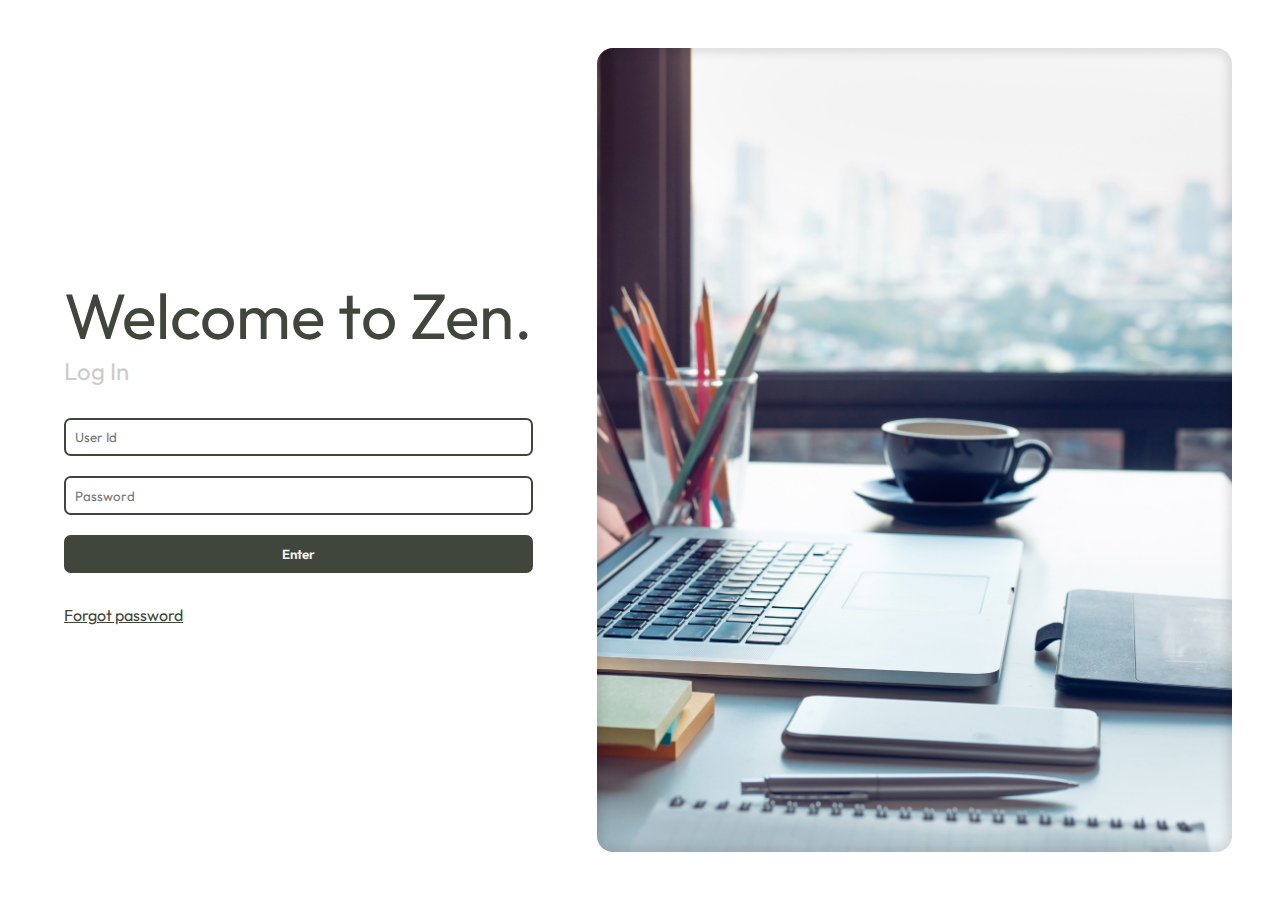
<file: index.html>
<!DOCTYPE html>
<html lang="en">

<head>
	<meta charset="utf-8">
	<title>Zen.</title>
	<meta name="viewport" content="width=device-width, initial-scale=1">
	<link rel="shortcut icon" href="Assets/Images/zen.png" type="image/x-icon">
	<link rel="preconnect" href="https://fonts.googleapis.com">
	<link rel="preconnect" href="https://fonts.gstatic.com" crossorigin>
	<link href="https://fonts.googleapis.com/css2?family=Outfit:wght@300;400;600&display=swap" rel="stylesheet">  
	<link rel="stylesheet" href="CSS/main.css">
	<link rel="stylesheet" href="CSS/login.css">
	<script src="JS/login.js"></script>
</head>

<body>
	<div id="login_page">
		<!-- Login sidebar -->
		<div id="login_dialog">
			<!-- Login header -->
			<div id="login_header">
				<div id="login_heading">Welcome to Zen.</div>
				<div id="login_subheading">Log In</div>
			</div>

			<!-- Login form -->
			<div id="login_form_container">
				<form id="login_form" action="home.html" method="post">
					<input type="email" placeholder="User Id">
					<input type="password" name="password" placeholder="Password">
					<input type="button" value="Enter" id="submitBtn">
				</form>
			</div>

			<!-- Password reset link -->
			<div id="forgot_password">
				<a href="#">Forgot password</a>
			</div>
		</div>	

		<!-- Login feature image -->
		<div id="login_feature_image"></div>
	</div>
</body>
		
</html>
</file>
<file: CSS/main.css>
:root {
	--beaver: #A88778ff;
	--cultured: #F8F8F8ff;
	--light-grey: #CCCCCCff;
	--metallic-seaweed: #248099ff;
	--phthalo-green: #0A210F;
	--black-olive: #41463D;

}

body, html {
	margin: 0;
	padding: 0;
	width: 100%;
	height: 100%;
	font-size: 16px;
	color: #222222;
	font-weight: 400;
	font-family: 'Outfit', sans-serif;
}

a {
	color: var(--black-olive);
}

input {
	color: #222222;
	font-family: inherit;
}

input[type="text"], input[type="email"], input[type="password"] {
	padding: 0.7em;
	border-radius: 0.5em;
	border: 2px solid var(--black-olive);
}

input[type="button"], button {
	padding: 0.7em;
	cursor: pointer;
	font-weight: 600;
	border-radius: 0.5em;
	color: var(--cultured);
	background-color: var(--black-olive);
	border: 2px solid var(--black-olive);
	transition: 0.2s ease;
}

input[type="button"]:hover {
	background-color: white;
	color: var(--black-olive);
}
</file>
<file: CSS/login.css>
#login_page {
	width: 100%;
	height: 100%;
	display: flex;
	flex-direction: row;
	align-items: stretch;
	padding: 3em 3em 3em 0;
	box-sizing: border-box;
	justify-content: center;
}

#login_dialog {
	padding: 4em;
	display: flex;
	justify-content: center;
	flex-direction: column;
	background-color: white;
}

#login_header {
	margin-bottom: 2em;
}

#login_heading {
	font-size: 4em;
	color: var(--black-olive);
}

#login_subheading {
	font-size: 1.5em;
	color: var(--light-grey);
}

#login_form_container {
	margin-bottom: 2em;
}

#login_form {
	display: flex;
	flex-direction: column;
}

#login_form > *:not(:last-child) {
	margin-bottom: 1.5em;
}

#login_feature_image {
	flex-grow: 1;
	border-radius: 1em;
	background-size: cover;
	background-position: center;
	box-shadow: 0 0 10px 5px rgba(0,0,0,0.1) inset;
	background-image: url("../Assets/Images/desk.jpg");
}

@media only screen and (max-width: 950px) {
	#login_page {
		padding: 3em;
		background-size: cover;
		background-position: center;
		background-image: url("../Assets/Images/desk.jpg");
	}
	#login_feature_image {
		display: none;
	}
	#login_dialog {
		border-radius: 1em;
		background-color: var(--cultured);
		box-shadow: 0 0 5px 2px rgba(0,0,0,0.1);
	}
	#login_heading {
		font-size: 3em;
	}
}

@media only screen and (max-width: 550px) {
	#login_page {
		padding: 0;
	}
	#login_dialog {
		width: 100%;
		border-radius: 0;
	}
}
</file>
